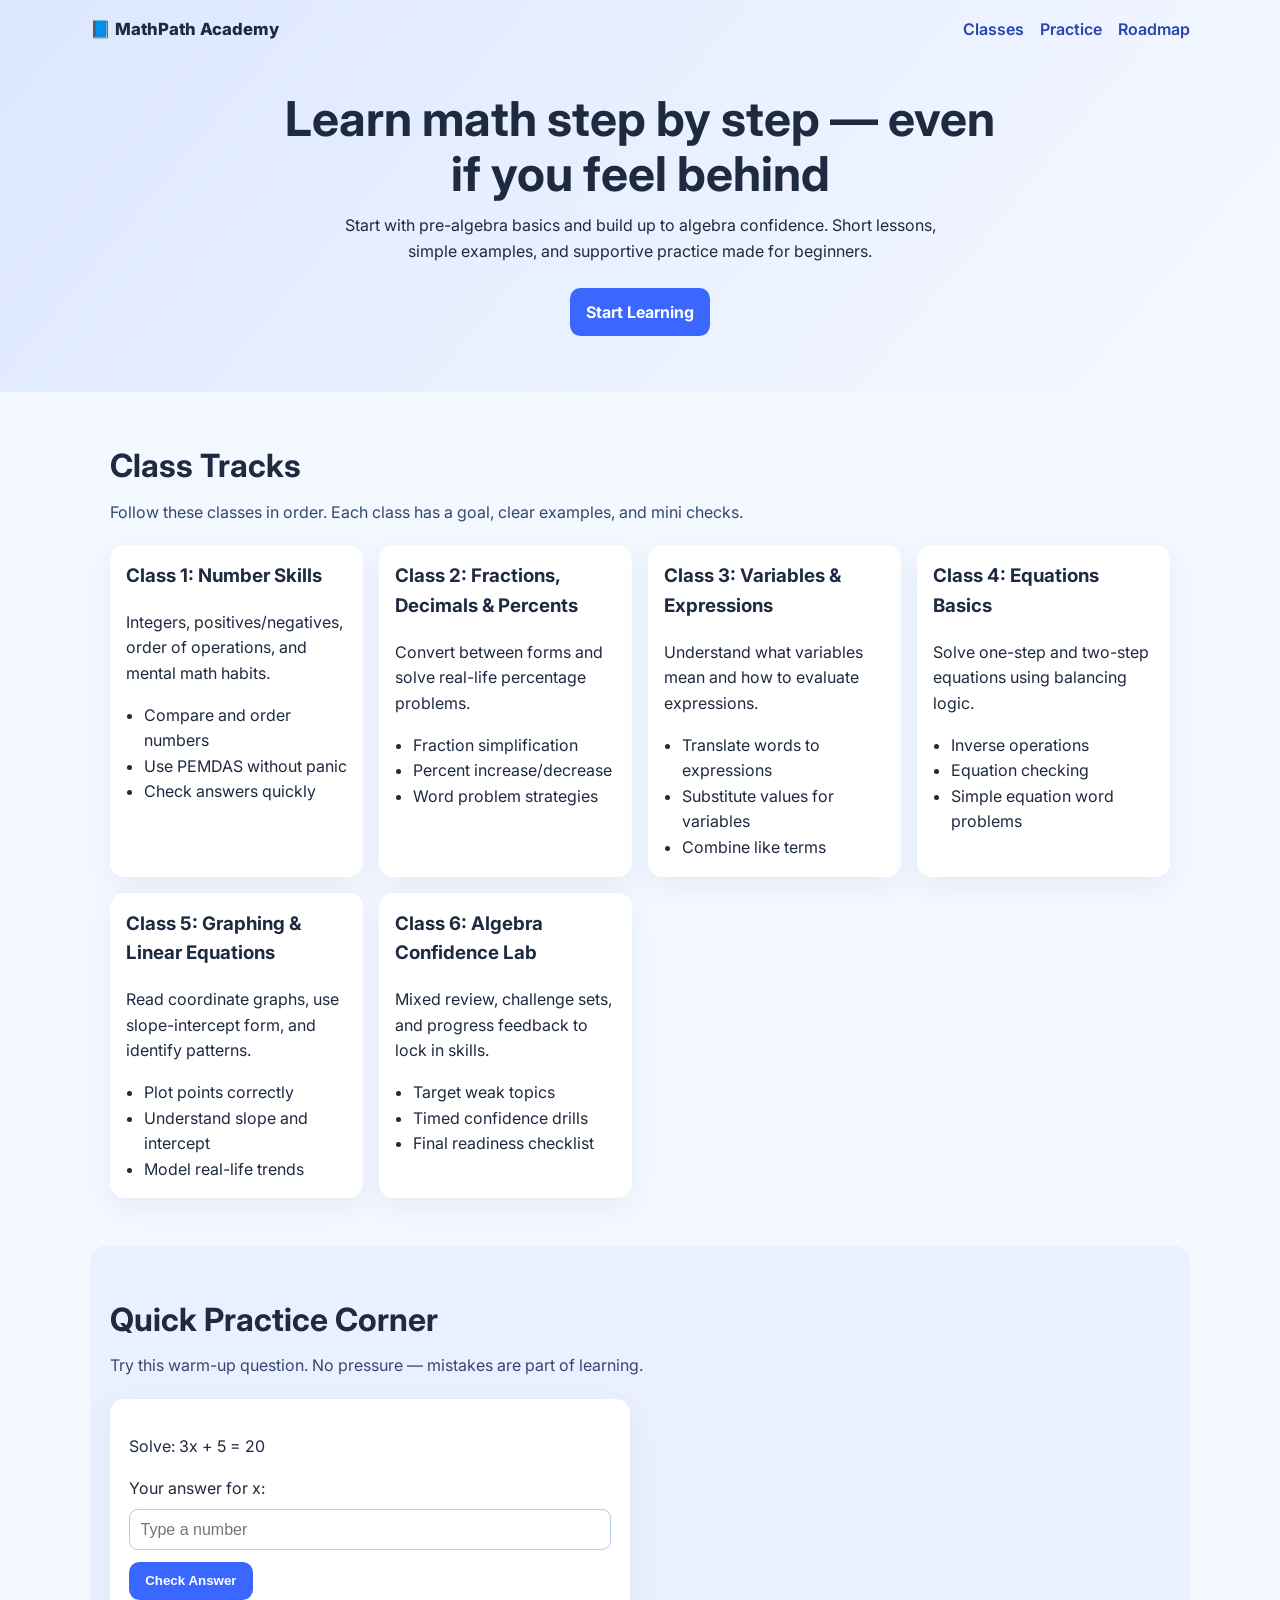
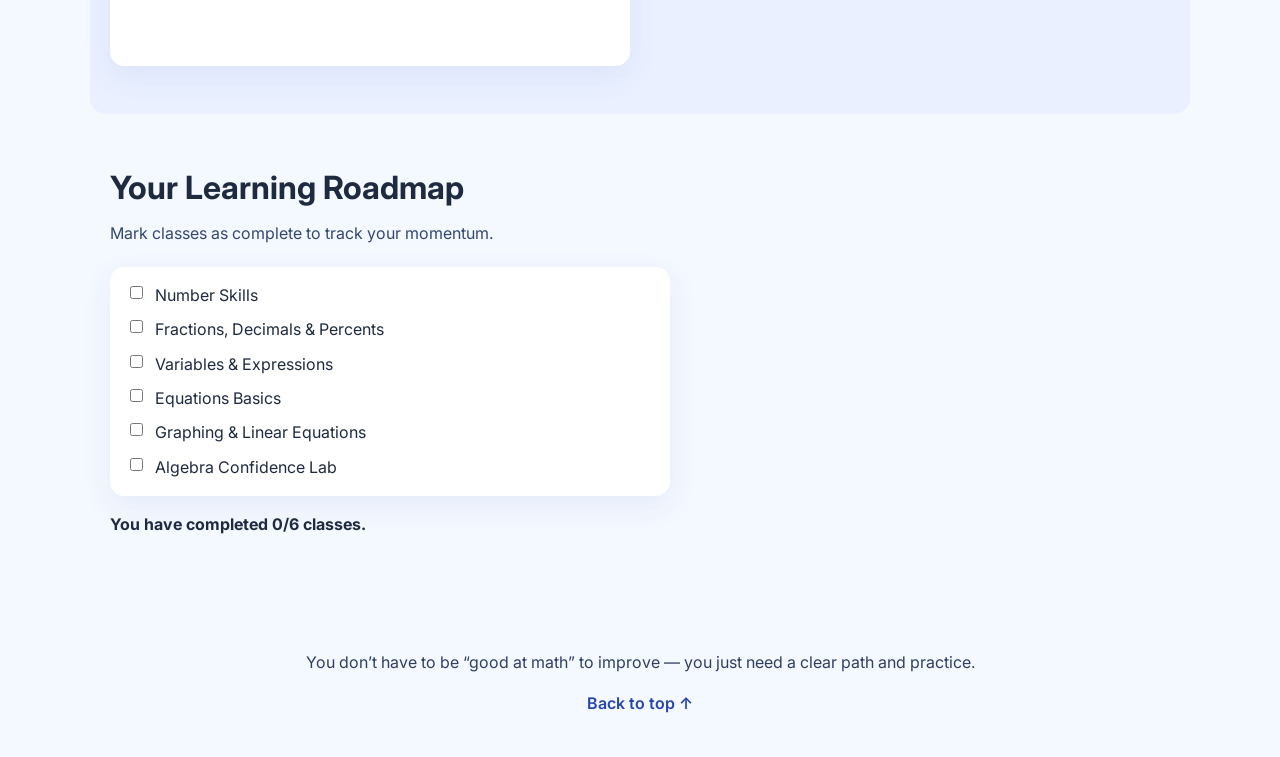
<file: index.html>
<!DOCTYPE html>
<html lang="en">
  <head>
    <meta charset="UTF-8" />
    <meta name="viewport" content="width=device-width, initial-scale=1.0" />
    <title>MathPath Academy | Pre-Algebra to Algebra</title>
    <link rel="preconnect" href="https://fonts.googleapis.com" />
    <link rel="preconnect" href="https://fonts.gstatic.com" crossorigin />
    <link
      href="https://fonts.googleapis.com/css2?family=Inter:wght@400;600;700;800&display=swap"
      rel="stylesheet"
    />
    <link rel="stylesheet" href="styles.css" />
  </head>
  <body>
    <header class="hero" id="top">
      <nav class="nav">
        <div class="logo">📘 MathPath Academy</div>
        <div class="nav-links">
          <a href="#classes">Classes</a>
          <a href="#practice">Practice</a>
          <a href="#roadmap">Roadmap</a>
        </div>
      </nav>

      <div class="hero-content">
        <h1>Learn math step by step — even if you feel behind</h1>
        <p>
          Start with pre-algebra basics and build up to algebra confidence.
          Short lessons, simple examples, and supportive practice made for
          beginners.
        </p>
        <a class="btn" href="#classes">Start Learning</a>
      </div>
    </header>

    <main>
      <section class="section" id="classes">
        <h2>Class Tracks</h2>
        <p class="section-subtitle">
          Follow these classes in order. Each class has a goal, clear examples,
          and mini checks.
        </p>
        <div class="card-grid">
          <article class="card">
            <h3>Class 1: Number Skills</h3>
            <p>
              Integers, positives/negatives, order of operations, and mental
              math habits.
            </p>
            <ul>
              <li>Compare and order numbers</li>
              <li>Use PEMDAS without panic</li>
              <li>Check answers quickly</li>
            </ul>
          </article>

          <article class="card">
            <h3>Class 2: Fractions, Decimals & Percents</h3>
            <p>Convert between forms and solve real-life percentage problems.</p>
            <ul>
              <li>Fraction simplification</li>
              <li>Percent increase/decrease</li>
              <li>Word problem strategies</li>
            </ul>
          </article>

          <article class="card">
            <h3>Class 3: Variables & Expressions</h3>
            <p>
              Understand what variables mean and how to evaluate expressions.
            </p>
            <ul>
              <li>Translate words to expressions</li>
              <li>Substitute values for variables</li>
              <li>Combine like terms</li>
            </ul>
          </article>

          <article class="card">
            <h3>Class 4: Equations Basics</h3>
            <p>Solve one-step and two-step equations using balancing logic.</p>
            <ul>
              <li>Inverse operations</li>
              <li>Equation checking</li>
              <li>Simple equation word problems</li>
            </ul>
          </article>

          <article class="card">
            <h3>Class 5: Graphing & Linear Equations</h3>
            <p>
              Read coordinate graphs, use slope-intercept form, and identify
              patterns.
            </p>
            <ul>
              <li>Plot points correctly</li>
              <li>Understand slope and intercept</li>
              <li>Model real-life trends</li>
            </ul>
          </article>

          <article class="card">
            <h3>Class 6: Algebra Confidence Lab</h3>
            <p>
              Mixed review, challenge sets, and progress feedback to lock in
              skills.
            </p>
            <ul>
              <li>Target weak topics</li>
              <li>Timed confidence drills</li>
              <li>Final readiness checklist</li>
            </ul>
          </article>
        </div>
      </section>

      <section class="section muted" id="practice">
        <h2>Quick Practice Corner</h2>
        <p class="section-subtitle">
          Try this warm-up question. No pressure — mistakes are part of learning.
        </p>

        <div class="practice-box">
          <p id="question">Solve: 3x + 5 = 20</p>
          <label for="answer">Your answer for x:</label>
          <input id="answer" type="number" placeholder="Type a number" />
          <button class="btn" id="check-btn">Check Answer</button>
          <p id="feedback" aria-live="polite"></p>
        </div>
      </section>

      <section class="section" id="roadmap">
        <h2>Your Learning Roadmap</h2>
        <p class="section-subtitle">
          Mark classes as complete to track your momentum.
        </p>

        <div class="roadmap">
          <label><input type="checkbox" class="progress" /> Number Skills</label>
          <label
            ><input type="checkbox" class="progress" /> Fractions, Decimals &
            Percents</label
          >
          <label
            ><input type="checkbox" class="progress" /> Variables &
            Expressions</label
          >
          <label
            ><input type="checkbox" class="progress" /> Equations Basics</label
          >
          <label
            ><input type="checkbox" class="progress" /> Graphing & Linear
            Equations</label
          >
          <label
            ><input type="checkbox" class="progress" /> Algebra Confidence
            Lab</label
          >
        </div>

        <p id="progress-text">You have completed 0/6 classes.</p>
      </section>
    </main>

    <footer>
      <p>
        You don’t have to be “good at math” to improve — you just need a clear
        path and practice.
      </p>
      <a href="#top">Back to top ↑</a>
    </footer>

    <script src="script.js"></script>
  </body>
</html>
</file>
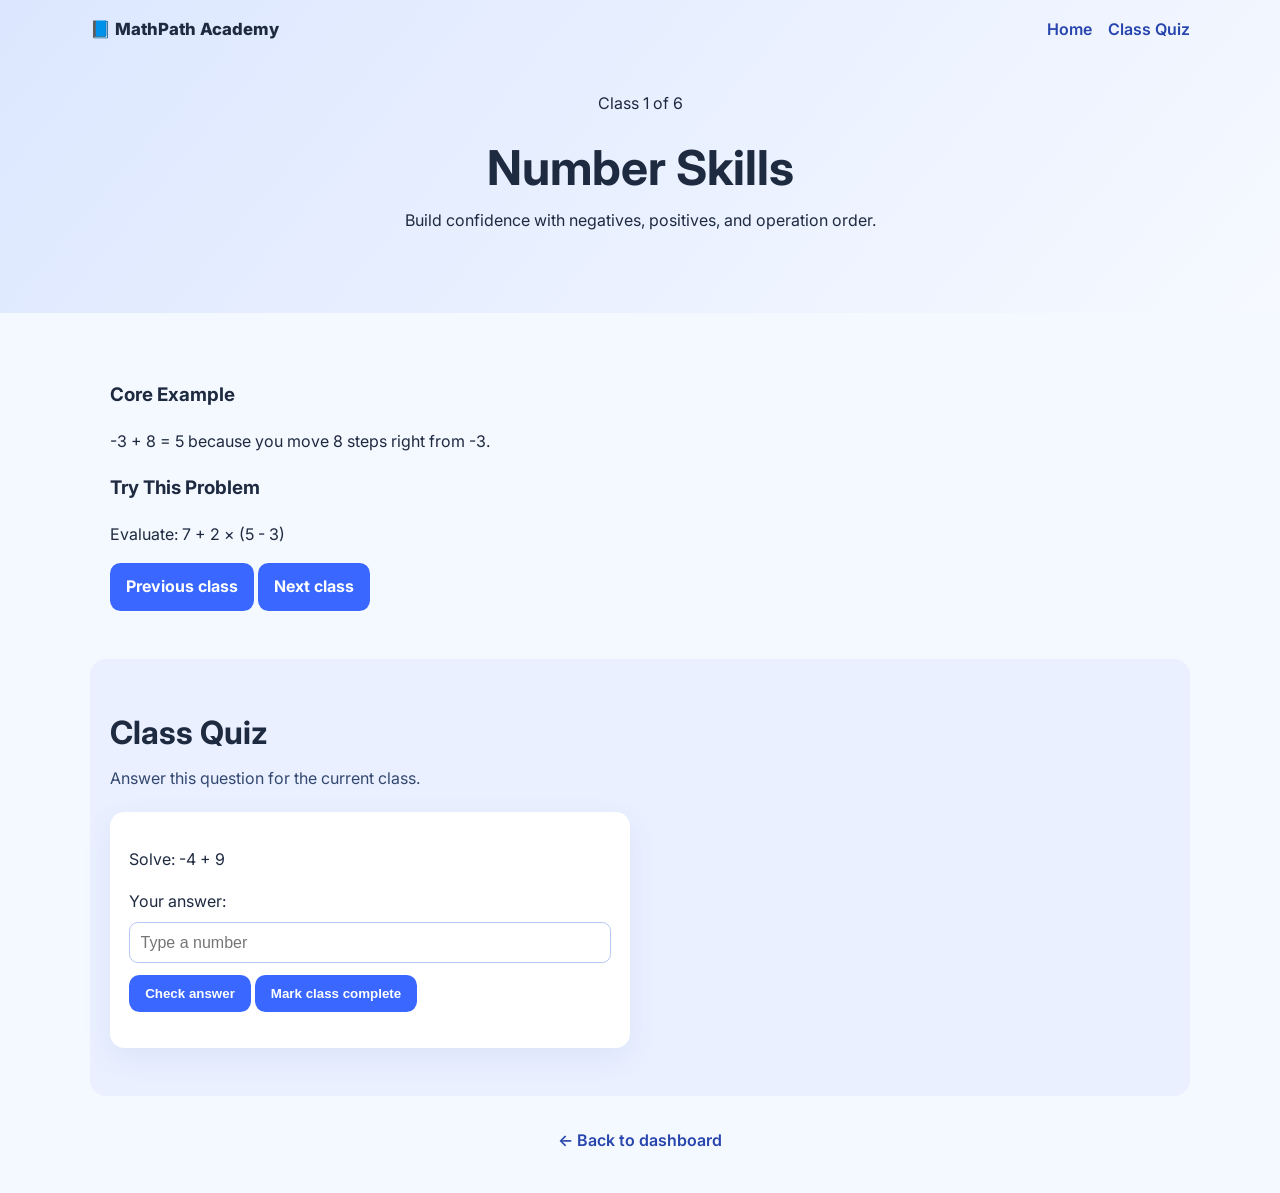
<file: lesson.html>
<!DOCTYPE html>
<html lang="en">
  <head>
    <meta charset="UTF-8" />
    <meta name="viewport" content="width=device-width, initial-scale=1.0" />
    <title>MathPath Class Lesson</title>
    <link rel="preconnect" href="https://fonts.googleapis.com" />
    <link rel="preconnect" href="https://fonts.gstatic.com" crossorigin />
    <link
      href="https://fonts.googleapis.com/css2?family=Inter:wght@400;600;700;800&display=swap"
      rel="stylesheet"
    />
    <link rel="stylesheet" href="styles.css" />
  </head>
  <body>
    <header class="hero">
      <nav class="nav">
        <div class="logo">📘 MathPath Academy</div>
        <div class="nav-links">
          <a href="index.html">Home</a>
          <a href="#class-quiz">Class Quiz</a>
        </div>
      </nav>
      <div class="hero-content left">
        <p class="lesson-kicker" id="lesson-kicker">Class 1 of 6</p>
        <h1 id="lesson-title">Number Skills</h1>
        <p id="lesson-goal">Loading lesson...</p>
      </div>
    </header>

    <main>
      <section class="section">
        <div class="lesson-viewer-box">
          <div class="lesson-block">
            <h3>Core Example</h3>
            <p id="lesson-example">Loading...</p>
          </div>
          <div class="lesson-block">
            <h3>Try This Problem</h3>
            <p id="lesson-try">Loading...</p>
          </div>

          <div class="viewer-actions">
            <a class="btn secondary" id="prev-class-link" href="lesson.html?class=0">Previous class</a>
            <a class="btn" id="next-class-link" href="lesson.html?class=1">Next class</a>
          </div>
        </div>
      </section>

      <section class="section muted" id="class-quiz">
        <h2>Class Quiz</h2>
        <p class="section-subtitle">Answer this question for the current class.</p>

        <div class="practice-box">
          <p id="quiz-question">Loading question...</p>
          <label for="quiz-answer">Your answer:</label>
          <input id="quiz-answer" type="number" placeholder="Type a number" />
          <div class="viewer-actions">
            <button class="btn" id="quiz-check">Check answer</button>
            <button class="btn secondary" id="mark-complete">Mark class complete</button>
          </div>
          <p id="quiz-feedback" aria-live="polite"></p>
        </div>
      </section>
    </main>

    <footer>
      <a href="index.html">← Back to dashboard</a>
    </footer>

    <script src="lesson.js"></script>
  </body>
</html>
</file>
<file: styles.css>
:root {
  --bg: #f4f8ff;
  --card: #ffffff;
  --ink: #1e2a40;
  --accent: #3967ff;
  --accent-dark: #2745ad;
  --muted: #eaf0ff;
  --good: #168f4a;
  --bad: #b32727;
}

* {
  box-sizing: border-box;
}

body {
  margin: 0;
  font-family: "Inter", system-ui, -apple-system, Segoe UI, Roboto, sans-serif;
  color: var(--ink);
  background: var(--bg);
  line-height: 1.6;
}

.hero {
  background: linear-gradient(130deg, #dce7ff, #f6f9ff);
  padding: 1rem 1.25rem 3.5rem;
}

.nav {
  max-width: 1100px;
  margin: 0 auto;
  display: flex;
  justify-content: space-between;
  align-items: center;
  gap: 1rem;
}

.logo {
  font-weight: 800;
  font-size: 1.05rem;
}

.nav-links {
  display: flex;
  gap: 1rem;
}

.nav-links a,
footer a {
  color: var(--accent-dark);
  text-decoration: none;
  font-weight: 600;
}

.hero-content {
  max-width: 720px;
  margin: 3rem auto 0;
  text-align: center;
}

.hero h1 {
  font-size: clamp(1.8rem, 4vw, 3rem);
  line-height: 1.15;
  margin: 0 0 0.75rem;
}

.hero p {
  margin: 0 auto 1.5rem;
  max-width: 62ch;
}

.btn {
  border: none;
  background: var(--accent);
  color: white;
  font-weight: 700;
  padding: 0.7rem 1rem;
  border-radius: 0.65rem;
  text-decoration: none;
  display: inline-block;
  cursor: pointer;
}

.btn:hover {
  background: var(--accent-dark);
}

.section {
  max-width: 1100px;
  margin: 0 auto;
  padding: 3rem 1.25rem;
}

.muted {
  background: var(--muted);
  border-radius: 1rem;
}

h2 {
  margin: 0;
  font-size: clamp(1.5rem, 2.5vw, 2rem);
}

.section-subtitle {
  margin-top: 0.5rem;
  margin-bottom: 1.25rem;
  color: #33486f;
}

.card-grid {
  display: grid;
  grid-template-columns: repeat(auto-fit, minmax(230px, 1fr));
  gap: 1rem;
}

.card {
  background: var(--card);
  border-radius: 0.9rem;
  padding: 1rem;
  box-shadow: 0 10px 30px rgba(50, 83, 182, 0.08);
}

.card h3 {
  margin-top: 0;
}

.card ul {
  margin: 0.6rem 0 0;
  padding-left: 1.1rem;
}

.practice-box {
  background: var(--card);
  border-radius: 0.9rem;
  padding: 1.2rem;
  max-width: 520px;
  box-shadow: 0 10px 30px rgba(50, 83, 182, 0.08);
}

.practice-box input {
  width: 100%;
  margin: 0.5rem 0 0.75rem;
  padding: 0.65rem;
  border-radius: 0.55rem;
  border: 1px solid #b9c8f2;
  font-size: 1rem;
}

#feedback {
  min-height: 1.25rem;
  margin-top: 0.7rem;
  font-weight: 700;
}

#feedback.good {
  color: var(--good);
}

#feedback.bad {
  color: var(--bad);
}

.roadmap {
  display: grid;
  gap: 0.55rem;
  background: var(--card);
  padding: 1rem;
  border-radius: 0.9rem;
  max-width: 560px;
  box-shadow: 0 10px 30px rgba(50, 83, 182, 0.08);
}

.roadmap label {
  display: flex;
  gap: 0.55rem;
  align-items: flex-start;
}

#progress-text {
  margin-top: 1rem;
  font-weight: 700;
}

footer {
  text-align: center;
  padding: 2rem 1rem 2.5rem;
  color: #2e3f5f;
}
</file>
